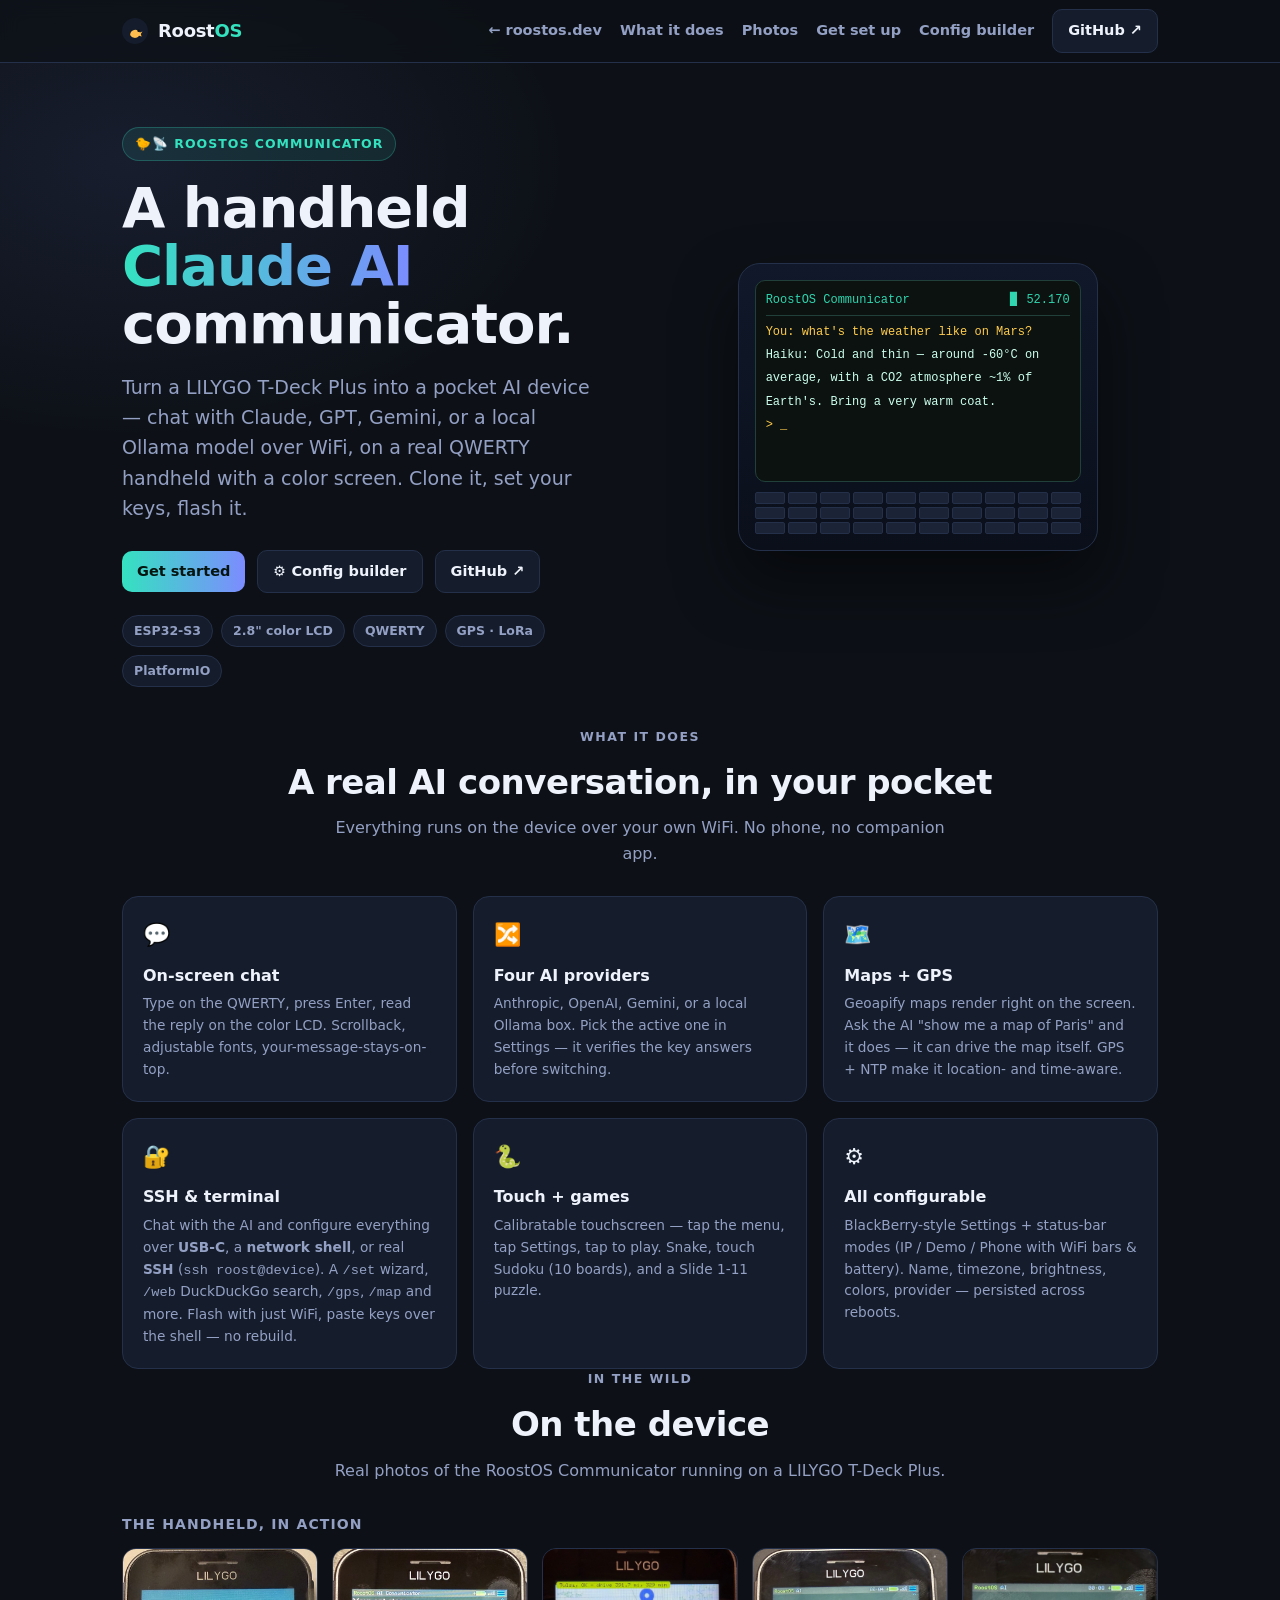
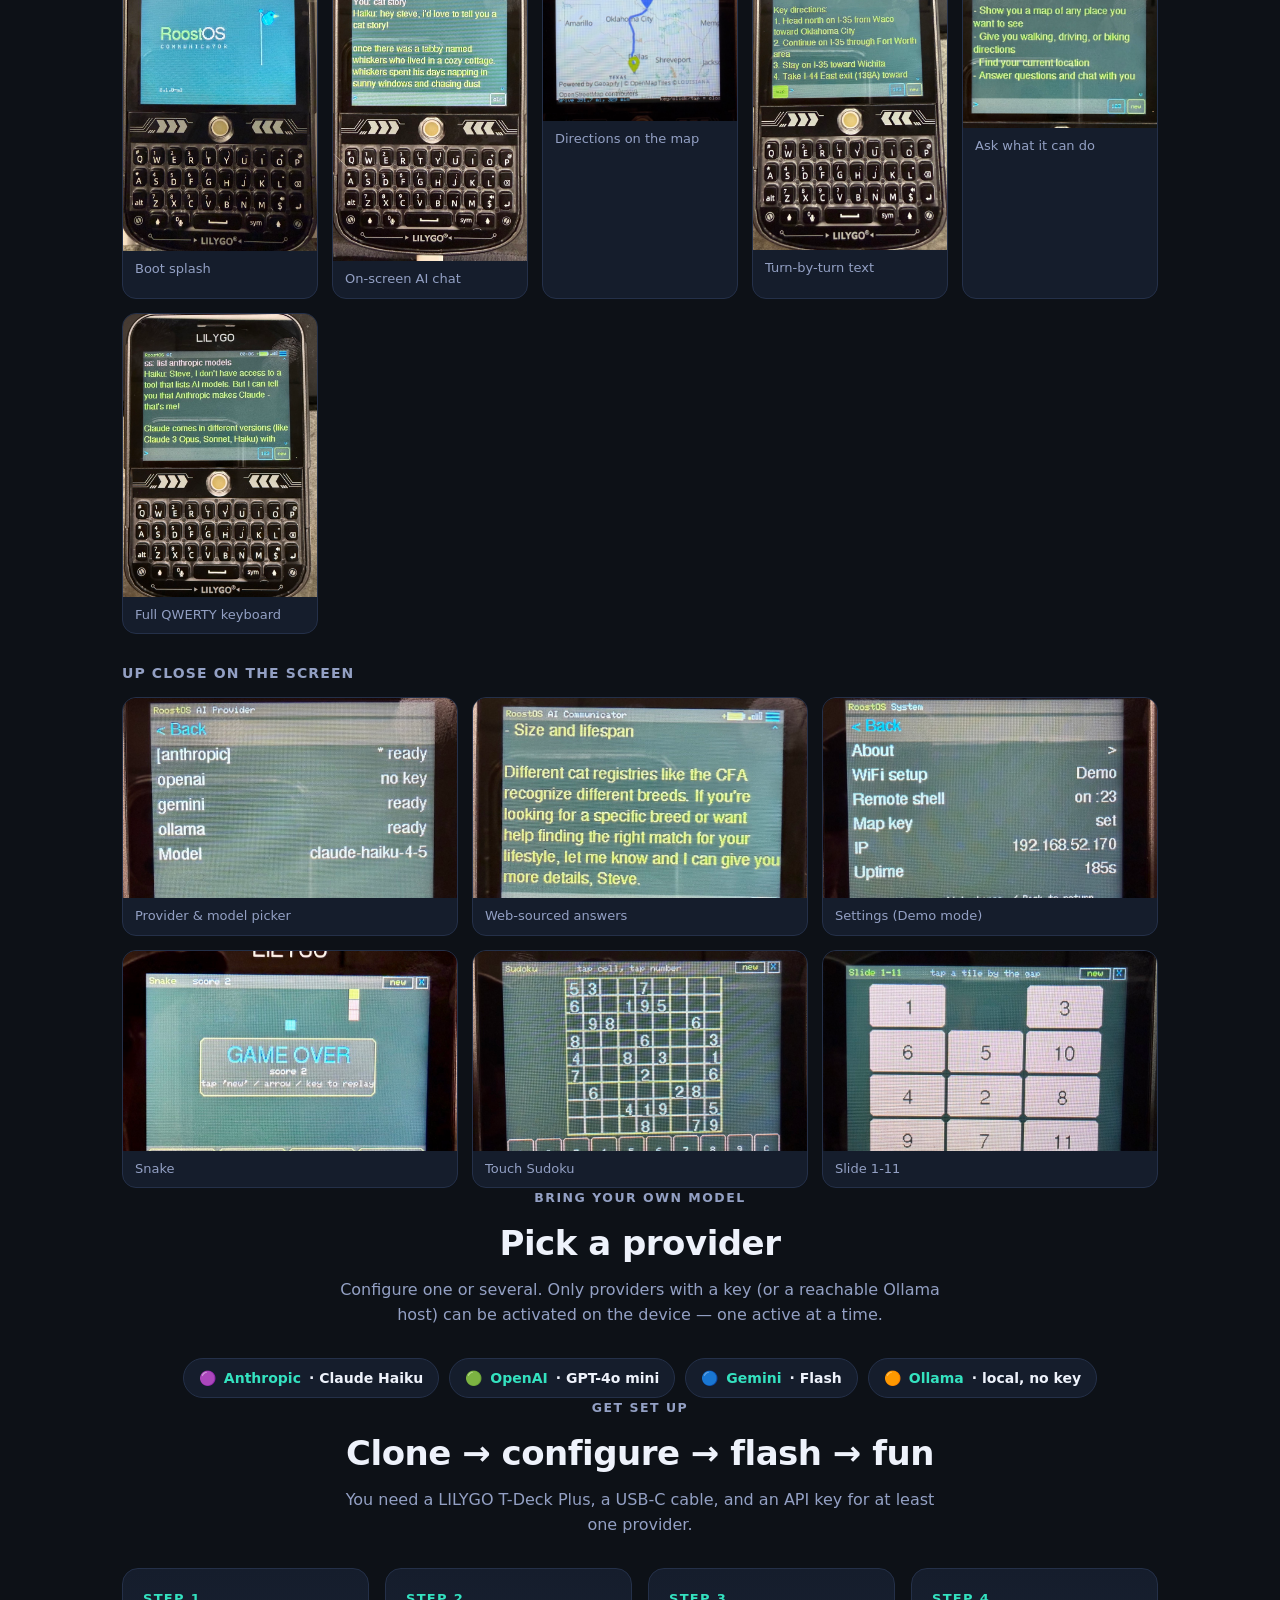
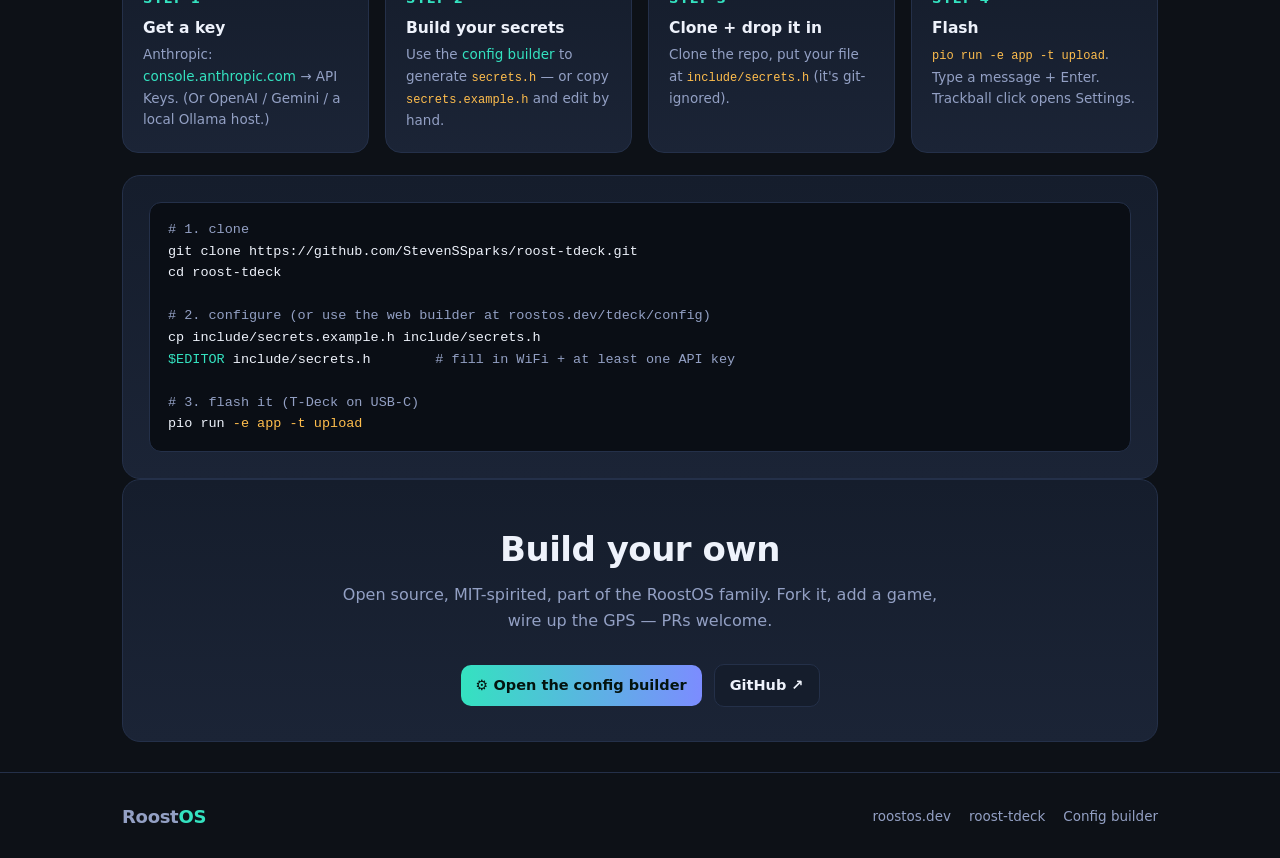
<file: public/tdeck/index.html>
<!doctype html>
<html lang="en">
<head>
<meta charset="utf-8">
<meta name="viewport" content="width=device-width, initial-scale=1">
<title>RoostOS Communicator — a handheld Claude AI device</title>
<meta name="description" content="Turn a LILYGO T-Deck Plus into a pocket AI communicator. Chat with Claude, GPT, Gemini or a local Ollama model over WiFi on a real QWERTY handheld. Clone, set your keys, flash.">
<meta property="og:title" content="RoostOS Communicator — a handheld Claude AI device">
<meta property="og:description" content="A pocket AI communicator on a LILYGO T-Deck Plus: chat with Claude/GPT/Gemini/Ollama over WiFi. Clone, set keys, flash.">
<meta name="theme-color" content="#0d1117">
<link rel="icon" href="data:image/svg+xml,%3Csvg xmlns='http://www.w3.org/2000/svg' viewBox='0 0 32 32'%3E%3Ccircle cx='16' cy='16' r='16' fill='%230d1117'/%3E%3Cpath d='M11 20a6 6 0 0 1 11-3l3-1-2 3 1 3-3-1a6 6 0 0 1-10-1z' fill='%23ffbe4d'/%3E%3Ccircle cx='20' cy='15' r='1.4' fill='%230d1117'/%3E%3C/svg%3E">
<style>
  :root{
    --bg:#0d1117; --bg2:#0a0e15; --panel:#151d2c; --panel2:#1b2436; --edge:#243049;
    --ink:#eef2fb; --dim:#93a0c4; --teal:#34e2c0; --indigo:#7c8cff; --amber:#ffbe4d;
    --grad:linear-gradient(90deg,var(--teal),var(--indigo));
  }
  *{ box-sizing:border-box; margin:0; padding:0; }
  html{ scroll-behavior:smooth; }
  body{ font-family:ui-sans-serif,system-ui,-apple-system,"Segoe UI",Roboto,sans-serif; color:var(--ink);
    background:
      radial-gradient(900px 500px at 78% -8%, rgba(52,226,192,.10), transparent 60%),
      radial-gradient(800px 500px at 10% 4%, rgba(124,140,255,.10), transparent 55%),
      var(--bg);
    line-height:1.6; -webkit-font-smoothing:antialiased; overflow-x:hidden; }
  a{ color:var(--teal); text-decoration:none; }
  .wrap{ max-width:1080px; margin:0 auto; padding:0 22px; }
  .mono{ font-family:ui-monospace,SFMono-Regular,Menlo,monospace; }
  nav{ position:sticky; top:0; z-index:20; backdrop-filter:blur(10px);
    background:rgba(13,17,23,.72); border-bottom:1px solid var(--edge); }
  nav .row{ display:flex; align-items:center; gap:18px; height:62px; }
  .brand{ display:flex; align-items:center; gap:10px; font-weight:800; font-size:18px; letter-spacing:-.3px; }
  .brand .os{ color:var(--teal); }
  nav .spacer{ flex:1; }
  nav a.link{ color:var(--dim); font-weight:600; font-size:14.5px; } nav a.link:hover{ color:var(--ink); }
  .btn{ display:inline-flex; align-items:center; gap:8px; font-weight:700; font-size:14.5px; border-radius:10px;
    padding:9px 15px; border:1px solid var(--edge); color:var(--ink); background:var(--panel); transition:.15s; cursor:pointer; }
  .btn:hover{ border-color:var(--teal); transform:translateY(-1px); }
  .btn.pri{ background:var(--grad); color:#04140f; border:none; } .btn.pri:hover{ filter:brightness(1.06); }
  .hero{ display:grid; grid-template-columns:1.05fr .95fr; gap:24px; align-items:center; padding:64px 0 40px; }
  .kicker{ display:inline-flex; align-items:center; gap:8px; font-size:12.5px; font-weight:700; letter-spacing:.08em;
    text-transform:uppercase; color:var(--teal); background:rgba(52,226,192,.10); border:1px solid rgba(52,226,192,.25);
    padding:6px 12px; border-radius:999px; margin-bottom:18px; }
  h1{ font-size:clamp(34px,5.4vw,56px); line-height:1.04; letter-spacing:-1px; font-weight:850; }
  h1 .g{ background:var(--grad); -webkit-background-clip:text; background-clip:text; -webkit-text-fill-color:transparent; }
  .lead{ color:var(--dim); font-size:clamp(16px,2.1vw,19px); margin:18px 0 26px; max-width:40ch; }
  .cta{ display:flex; gap:12px; flex-wrap:wrap; align-items:center; }
  .chips{ display:flex; gap:8px; flex-wrap:wrap; margin-top:22px; }
  .chip{ font-size:12.5px; font-weight:600; color:var(--dim); background:var(--panel); border:1px solid var(--edge); padding:5px 11px; border-radius:999px; }
  .heroart{ display:grid; place-items:center; }
  .device{ width:100%; max-width:360px; aspect-ratio:1.25/1; border-radius:22px; border:1px solid var(--edge);
    background:linear-gradient(180deg,#10182a,#0a0f1a); box-shadow:0 30px 60px rgba(0,0,0,.5); padding:16px; display:flex; flex-direction:column; gap:10px; }
  .screen{ flex:1; border-radius:10px; background:#0b120f; border:1px solid #22403a; padding:10px; overflow:hidden; font-family:ui-monospace,Menlo,monospace; font-size:12px; }
  .screen .hb{ display:flex; justify-content:space-between; color:#2fd6b0; border-bottom:1px solid #22403a; padding-bottom:5px; margin-bottom:7px; }
  .screen .u{ color:#ffcc4d; } .screen .a{ color:#cfe; } .screen .row2{ margin:4px 0; }
  .kbd{ display:grid; grid-template-columns:repeat(10,1fr); gap:3px; }
  .kbd i{ height:12px; border-radius:2px; background:#1b2436; border:1px solid #243049; }
  section{ padding:46px 0; }
  .eyebrow{ text-align:center; font-size:12.5px; font-weight:700; letter-spacing:.12em; text-transform:uppercase; color:var(--dim); }
  h2{ text-align:center; font-size:clamp(24px,3.4vw,34px); letter-spacing:-.5px; margin:8px 0 6px; font-weight:820; }
  .sub{ text-align:center; color:var(--dim); max-width:60ch; margin:0 auto 30px; }
  .feat{ display:grid; grid-template-columns:repeat(3,1fr); gap:16px; }
  @media(max-width:760px){ .feat{ grid-template-columns:1fr 1fr; } }
  .shots{ display:grid; grid-template-columns:repeat(3,1fr); gap:14px; }
  @media(max-width:760px){ .shots{ grid-template-columns:1fr 1fr; } }
  .shot{ margin:0; border:1px solid var(--edge); border-radius:14px; overflow:hidden; background:var(--panel); }
  .shot img{ display:block; width:100%; height:auto; }
  .shot figcaption{ padding:8px 12px; color:var(--dim); font-size:13px; }
  /* two galleries: full handhelds (portrait) side by side, and screen-only shots (landscape) in their own grid */
  .shots-h{ font-size:14px; color:var(--dim); font-weight:700; text-transform:uppercase; letter-spacing:.08em; margin:28px 0 12px; }
  .shots-hh{ display:grid; grid-template-columns:repeat(auto-fill,minmax(178px,1fr)); gap:14px; }
  .shots-sc{ display:grid; grid-template-columns:repeat(auto-fill,minmax(300px,1fr)); gap:14px; }
  .shots-sc .shot img{ height:200px; object-fit:cover; }
  @media(max-width:760px){ .shots-hh{ grid-template-columns:1fr 1fr; } .shots-sc{ grid-template-columns:1fr; } }
  .shot.ph{ aspect-ratio:4/3; display:grid; place-items:center; color:var(--dim); font-weight:600;
    border-style:dashed; background:linear-gradient(180deg,var(--panel),var(--bg2)); text-align:center; padding:10px; }
  .card{ background:var(--panel); border:1px solid var(--edge); border-radius:16px; padding:20px; transition:.15s; }
  .card:hover{ border-color:var(--teal); transform:translateY(-2px); }
  .card .ic{ font-size:22px; margin-bottom:10px; }
  .card h3{ font-size:16px; margin-bottom:5px; } .card p{ color:var(--dim); font-size:13.7px; }
  .flow{ display:grid; grid-template-columns:repeat(4,1fr); gap:16px; }
  @media(max-width:760px){ .flow{ grid-template-columns:1fr 1fr; } }
  .step{ background:linear-gradient(180deg,var(--panel),var(--panel2)); border:1px solid var(--edge); border-radius:16px; padding:20px; }
  .step .n{ color:var(--teal); font-weight:800; font-size:13px; letter-spacing:.1em; }
  .step h3{ font-size:15.5px; margin:6px 0 4px; } .step p{ color:var(--dim); font-size:13.5px; }
  .step code{ font-size:12px; color:var(--amber); }
  .quick{ background:linear-gradient(180deg,var(--panel),var(--panel2)); border:1px solid var(--edge); border-radius:18px; padding:26px; }
  pre{ background:var(--bg2); border:1px solid var(--edge); border-radius:12px; padding:16px 18px; overflow-x:auto; font-size:13.5px; }
  pre .c{ color:var(--dim); } pre .k{ color:var(--teal); } pre .a{ color:var(--amber); }
  .providers{ display:flex; gap:10px; flex-wrap:wrap; justify-content:center; }
  .prov{ display:flex; align-items:center; gap:8px; background:var(--panel); border:1px solid var(--edge); border-radius:999px; padding:8px 15px; font-weight:600; font-size:14px; }
  .prov b{ color:var(--teal); }
  .banner{ text-align:center; background:linear-gradient(180deg,var(--panel),var(--panel2)); border:1px solid var(--edge); border-radius:18px; padding:34px 26px; }
  footer{ border-top:1px solid var(--edge); margin-top:30px; padding:30px 0; color:var(--dim); font-size:13.5px; }
  footer .row{ display:flex; gap:18px; align-items:center; flex-wrap:wrap; }
  footer a{ color:var(--dim); } footer a:hover{ color:var(--ink); }
  @media(max-width:860px){
    .hero{ grid-template-columns:1fr; text-align:center; padding-top:44px; }
    .lead{ max-width:none; } .cta,.chips{ justify-content:center; } .heroart{ order:-1; }
    nav a.link{ display:none; }
  }
</style>
</head>
<body>

<nav><div class="wrap"><div class="row">
  <div class="brand">
    <svg width="26" height="26" viewBox="0 0 32 32" aria-hidden="true"><circle cx="16" cy="16" r="16" fill="#151d2c"/><path d="M10 21a6.5 6.5 0 0 1 12-3.3l3.2-1.1-2.1 3.1 1.1 3.2-3.2-1.1A6.5 6.5 0 0 1 10 21z" fill="#ffbe4d"/><circle cx="20.4" cy="15.6" r="1.5" fill="#0d1117"/></svg>
    <span class="wm">Roost<span class="os">OS</span></span>
  </div>
  <div class="spacer"></div>
  <a class="link" href="/">← roostos.dev</a>
  <a class="link" href="#what">What it does</a>
  <a class="link" href="#gallery">Photos</a>
  <a class="link" href="#setup">Get set up</a>
  <a class="link" href="/tdeck/config/">Config builder</a>
  <a class="btn" href="https://github.com/StevenSSparks/roost-tdeck">GitHub ↗</a>
</div></div></nav>

<header class="wrap"><div class="hero">
  <div>
    <span class="kicker">🐤📡 RoostOS Communicator</span>
    <h1>A handheld <span class="g">Claude AI</span> communicator.</h1>
    <p class="lead">Turn a LILYGO T-Deck Plus into a pocket AI device — chat with Claude, GPT, Gemini, or a local Ollama model over WiFi, on a real QWERTY handheld with a color screen. Clone it, set your keys, flash it.</p>
    <div class="cta">
      <a class="btn pri" href="#setup">Get started</a>
      <a class="btn" href="/tdeck/config/">⚙ Config builder</a>
      <a class="btn" href="https://github.com/StevenSSparks/roost-tdeck">GitHub ↗</a>
    </div>
    <div class="chips">
      <span class="chip">ESP32-S3</span><span class="chip">2.8" color LCD</span>
      <span class="chip">QWERTY</span><span class="chip">GPS · LoRa</span><span class="chip">PlatformIO</span>
    </div>
  </div>
  <div class="heroart">
    <div class="device" aria-hidden="true">
      <div class="screen">
        <div class="hb"><span>RoostOS Communicator</span><span>▊ 52.170</span></div>
        <div class="row2 u">You: what's the weather like on Mars?</div>
        <div class="row2 a">Haiku: Cold and thin — around -60&deg;C on</div>
        <div class="row2 a">average, with a CO2 atmosphere ~1% of</div>
        <div class="row2 a">Earth's. Bring a very warm coat.</div>
        <div class="row2" style="color:#ffcc4d">&gt; _</div>
      </div>
      <div class="kbd"><i></i><i></i><i></i><i></i><i></i><i></i><i></i><i></i><i></i><i></i><i></i><i></i><i></i><i></i><i></i><i></i><i></i><i></i><i></i><i></i><i></i><i></i><i></i><i></i><i></i><i></i><i></i><i></i><i></i><i></i></div>
    </div>
  </div>
</div></header>

<main>
<section id="what" class="wrap">
  <div class="eyebrow">What it does</div>
  <h2>A real AI conversation, in your pocket</h2>
  <p class="sub">Everything runs on the device over your own WiFi. No phone, no companion app.</p>
  <div class="feat">
    <div class="card"><div class="ic">💬</div><h3>On-screen chat</h3><p>Type on the QWERTY, press Enter, read the reply on the color LCD. Scrollback, adjustable fonts, your-message-stays-on-top.</p></div>
    <div class="card"><div class="ic">🔀</div><h3>Four AI providers</h3><p>Anthropic, OpenAI, Gemini, or a local Ollama box. Pick the active one in Settings — it verifies the key answers before switching.</p></div>
    <div class="card"><div class="ic">🗺️</div><h3>Maps + GPS</h3><p>Geoapify maps render right on the screen. Ask the AI "show me a map of Paris" and it does — it can drive the map itself. GPS + NTP make it location- and time-aware.</p></div>
    <div class="card"><div class="ic">🔐</div><h3>SSH &amp; terminal</h3><p>Chat with the AI and configure everything over <b>USB-C</b>, a <b>network shell</b>, or real <b>SSH</b> (<code>ssh roost@device</code>). A <code>/set</code> wizard, <code>/web</code> DuckDuckGo search, <code>/gps</code>, <code>/map</code> and more. Flash with just WiFi, paste keys over the shell — no rebuild.</p></div>
    <div class="card"><div class="ic">🐍</div><h3>Touch + games</h3><p>Calibratable touchscreen — tap the menu, tap Settings, tap to play. Snake, touch Sudoku (10 boards), and a Slide 1-11 puzzle.</p></div>
    <div class="card"><div class="ic">⚙️</div><h3>All configurable</h3><p>BlackBerry-style Settings + status-bar modes (IP / Demo / Phone with WiFi bars &amp; battery). Name, timezone, brightness, colors, provider — persisted across reboots.</p></div>
  </div>
</section>

<section id="gallery" class="wrap">
  <div class="eyebrow">In the wild</div>
  <h2>On the device</h2>
  <p class="sub">Real photos of the RoostOS Communicator running on a LILYGO T-Deck Plus.</p>
  <div class="shots-h">The handheld, in action</div>
  <div class="shots-hh">
    <figure class="shot"><img src="img/IMG_3088.jpg" alt="Boot splash — RoostOS Communicator, the chick on an antenna" loading="lazy"><figcaption>Boot splash</figcaption></figure>
    <figure class="shot"><img src="img/IMG_3107.jpg" alt="On-screen AI chat with the phone-style status bar" loading="lazy"><figcaption>On-screen AI chat</figcaption></figure>
    <figure class="shot"><img src="img/route.jpg" alt="A driving route from Waco to Tulsa drawn on the map with distance and time" loading="lazy"><figcaption>Directions on the map</figcaption></figure>
    <figure class="shot"><img src="img/directions-text.jpg" alt="Numbered turn-by-turn driving directions in text" loading="lazy"><figcaption>Turn-by-turn text</figcaption></figure>
    <figure class="shot"><img src="img/abilities.jpg" alt="The AI listing what it can do — maps, directions, location, chat" loading="lazy"><figcaption>Ask what it can do</figcaption></figure>
    <figure class="shot"><img src="img/keyboard.jpg" alt="The full QWERTY keyboard — numbers and symbols printed above each key" loading="lazy"><figcaption>Full QWERTY keyboard</figcaption></figure>
  </div>
  <div class="shots-h">Up close on the screen</div>
  <div class="shots-sc">
    <figure class="shot"><img src="img/ai-providers.jpg" alt="On-device AI provider picker — anthropic, openai, gemini, ollama and the model" loading="lazy"><figcaption>Provider &amp; model picker</figcaption></figure>
    <figure class="shot"><img src="img/chat-catbreeds.jpg" alt="An AI answer sourced from a live web search" loading="lazy"><figcaption>Web-sourced answers</figcaption></figure>
    <figure class="shot"><img src="img/IMG_3105.jpg" alt="Settings — System page, WiFi masked in Demo mode" loading="lazy"><figcaption>Settings (Demo mode)</figcaption></figure>
    <figure class="shot"><img src="img/IMG_3097.jpg" alt="Snake with the on-screen D-pad" loading="lazy"><figcaption>Snake</figcaption></figure>
    <figure class="shot"><img src="img/IMG_3104.jpg" alt="Sudoku with a tap number pad" loading="lazy"><figcaption>Touch Sudoku</figcaption></figure>
    <figure class="shot"><img src="img/IMG_3098.jpg" alt="Slide 1-11 sliding tile puzzle" loading="lazy"><figcaption>Slide 1-11</figcaption></figure>
  </div>
</section>

<section class="wrap">
  <div class="eyebrow">Bring your own model</div>
  <h2>Pick a provider</h2>
  <p class="sub">Configure one or several. Only providers with a key (or a reachable Ollama host) can be activated on the device — one active at a time.</p>
  <div class="providers">
    <span class="prov">🟣 <b>Anthropic</b> · Claude Haiku</span>
    <span class="prov">🟢 <b>OpenAI</b> · GPT-4o mini</span>
    <span class="prov">🔵 <b>Gemini</b> · Flash</span>
    <span class="prov">🟠 <b>Ollama</b> · local, no key</span>
  </div>
</section>

<section id="setup" class="wrap">
  <div class="eyebrow">Get set up</div>
  <h2>Clone → configure → flash → fun</h2>
  <p class="sub">You need a LILYGO T-Deck Plus, a USB-C cable, and an API key for at least one provider.</p>
  <div class="flow">
    <div class="step"><div class="n">STEP 1</div><h3>Get a key</h3><p>Anthropic: <a href="https://console.anthropic.com" target="_blank" rel="noopener">console.anthropic.com</a> → API Keys. (Or OpenAI / Gemini / a local Ollama host.)</p></div>
    <div class="step"><div class="n">STEP 2</div><h3>Build your secrets</h3><p>Use the <a href="/tdeck/config/">config builder</a> to generate <code>secrets.h</code> — or copy <code>secrets.example.h</code> and edit by hand.</p></div>
    <div class="step"><div class="n">STEP 3</div><h3>Clone + drop it in</h3><p>Clone the repo, put your file at <code>include/secrets.h</code> (it's git-ignored).</p></div>
    <div class="step"><div class="n">STEP 4</div><h3>Flash</h3><p><code>pio run -e app -t upload</code>. Type a message + Enter. Trackball click opens Settings.</p></div>
  </div>
  <div class="quick" style="margin-top:22px">
<pre><span class="c"># 1. clone</span>
git clone https://github.com/StevenSSparks/roost-tdeck.git
cd roost-tdeck

<span class="c"># 2. configure (or use the web builder at roostos.dev/tdeck/config)</span>
cp include/secrets.example.h include/secrets.h
<span class="k">$EDITOR</span> include/secrets.h        <span class="c"># fill in WiFi + at least one API key</span>

<span class="c"># 3. flash it (T-Deck on USB-C)</span>
pio run <span class="a">-e app -t upload</span>
</pre>
  </div>
</section>

<section class="wrap">
  <div class="banner">
    <h2 style="text-align:center">Build your own</h2>
    <p class="sub">Open source, MIT-spirited, part of the RoostOS family. Fork it, add a game, wire up the GPS — PRs welcome.</p>
    <div class="cta" style="justify-content:center">
      <a class="btn pri" href="/tdeck/config/">⚙ Open the config builder</a>
      <a class="btn" href="https://github.com/StevenSSparks/roost-tdeck">GitHub ↗</a>
    </div>
  </div>
</section>
</main>

<footer><div class="wrap"><div class="row">
  <div class="brand"><span><span class="wm">Roost<span class="os">OS</span></span></span></div>
  <div class="spacer" style="flex:1"></div>
  <a href="/">roostos.dev</a>
  <a href="https://github.com/StevenSSparks/roost-tdeck">roost-tdeck</a>
  <a href="/tdeck/config/">Config builder</a>
</div></div></footer>

</body>
</html>
</file>
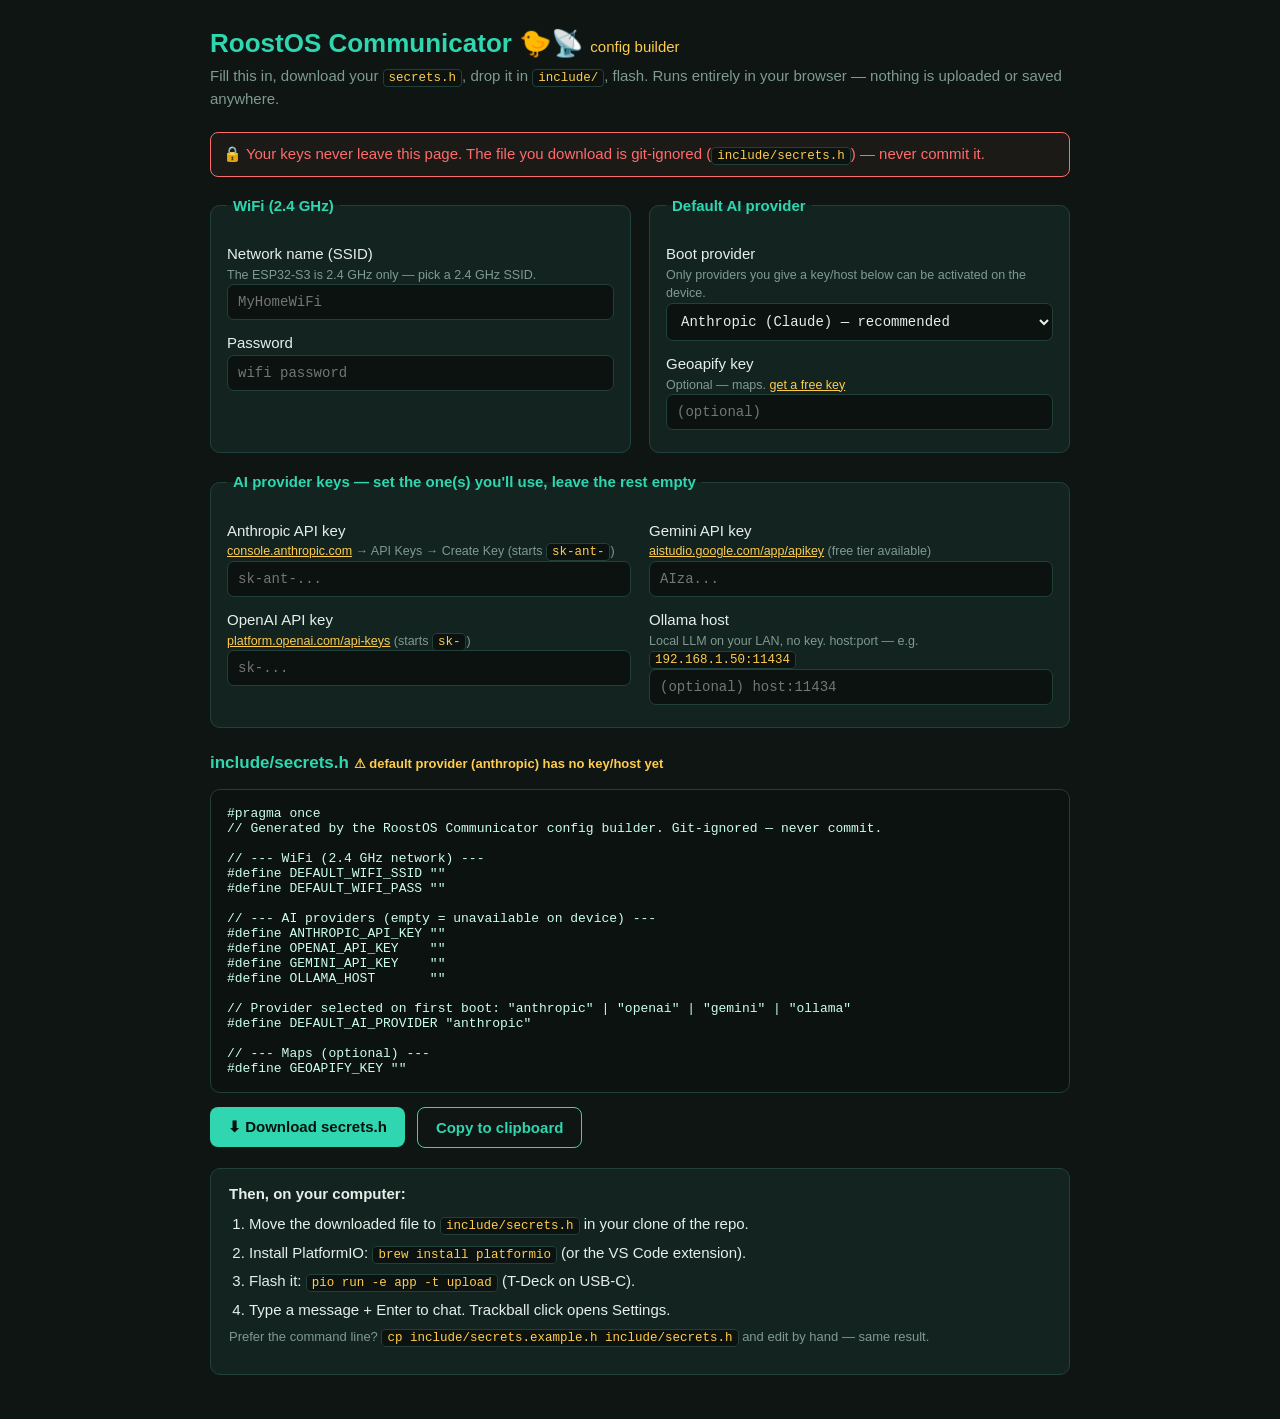
<file: public/tdeck/config/index.html>
<!doctype html>
<html lang="en">
<head>
<meta charset="utf-8">
<meta name="viewport" content="width=device-width, initial-scale=1">
<title>RoostOS Communicator — Config Builder</title>
<style>
  :root{
    --bg:#0e1512; --panel:#132420; --ink:#e6efe9; --dim:#7f9a8f;
    --teal:#2fd6b0; --amber:#ffcc4d; --line:#22403a; --danger:#ff6b6b;
  }
  *{box-sizing:border-box}
  body{margin:0;background:var(--bg);color:var(--ink);
       font:15px/1.5 -apple-system,BlinkMacSystemFont,"Segoe UI",Roboto,sans-serif;padding:24px}
  .wrap{max-width:860px;margin:0 auto}
  h1{color:var(--teal);font-size:26px;margin:0 0 2px}
  h1 small{color:var(--amber);font-weight:normal;font-size:15px}
  .sub{color:var(--dim);margin:0 0 22px}
  .grid{display:grid;grid-template-columns:1fr 1fr;gap:18px}
  @media(max-width:720px){.grid{grid-template-columns:1fr}}
  fieldset{border:1px solid var(--line);border-radius:10px;background:var(--panel);
           padding:14px 16px 18px;margin:0}
  legend{color:var(--teal);font-weight:600;padding:0 6px}
  label{display:block;margin:12px 0 4px;color:var(--ink);font-weight:500}
  label .hint{display:block;color:var(--dim);font-weight:normal;font-size:12.5px}
  input,select{width:100%;padding:9px 10px;border:1px solid var(--line);border-radius:7px;
        background:#0b120f;color:var(--ink);font:14px ui-monospace,Menlo,Consolas,monospace}
  input:focus,select:focus{outline:none;border-color:var(--teal)}
  a{color:var(--amber)}
  .out{margin-top:22px}
  .out h2{color:var(--teal);font-size:17px;margin:0 0 8px}
  pre{background:#0b120f;border:1px solid var(--line);border-radius:10px;padding:16px;
      overflow:auto;white-space:pre;color:#cfe;font:13px ui-monospace,Menlo,Consolas,monospace}
  .bar{display:flex;gap:12px;flex-wrap:wrap;margin-top:14px;align-items:center}
  button{background:var(--teal);color:#04120d;border:0;border-radius:8px;padding:11px 18px;
         font-weight:700;font-size:15px;cursor:pointer}
  button.ghost{background:transparent;color:var(--teal);border:1px solid var(--teal)}
  button:active{transform:translateY(1px)}
  .note{color:var(--dim);font-size:13px;margin-top:6px}
  .warn{color:var(--danger);border:1px solid var(--danger);border-radius:8px;padding:10px 12px;
        margin:18px 0;background:rgba(255,107,107,.06)}
  .ok{color:var(--teal)}
  .steps{background:var(--panel);border:1px solid var(--line);border-radius:10px;padding:14px 18px;margin:20px 0}
  .steps ol{margin:8px 0 0;padding-left:20px} .steps li{margin:6px 0}
  code{background:#0b120f;border:1px solid var(--line);border-radius:4px;padding:1px 5px;
       font:12.5px ui-monospace,Menlo,monospace;color:var(--amber)}
</style>
</head>
<body>
<div class="wrap">
  <h1>RoostOS Communicator 🐤📡 <small>config builder</small></h1>
  <p class="sub">Fill this in, download your <code>secrets.h</code>, drop it in <code>include/</code>, flash. Runs entirely in your browser — nothing is uploaded or saved anywhere.</p>

  <div class="warn">🔒 Your keys never leave this page. The file you download is git-ignored (<code>include/secrets.h</code>) — never commit it.</div>

  <div class="grid">
    <fieldset>
      <legend>WiFi (2.4 GHz)</legend>
      <label>Network name (SSID)
        <span class="hint">The ESP32-S3 is 2.4 GHz only — pick a 2.4 GHz SSID.</span>
        <input id="ssid" placeholder="MyHomeWiFi" autocomplete="off"></label>
      <label>Password
        <input id="wpass" type="text" placeholder="wifi password" autocomplete="off"></label>
    </fieldset>

    <fieldset>
      <legend>Default AI provider</legend>
      <label>Boot provider
        <span class="hint">Only providers you give a key/host below can be activated on the device.</span>
        <select id="provider">
          <option value="anthropic">Anthropic (Claude) — recommended</option>
          <option value="openai">OpenAI (GPT)</option>
          <option value="gemini">Google Gemini</option>
          <option value="ollama">Ollama (local, no key)</option>
        </select></label>
      <label>Geoapify key <span class="hint">Optional — maps. <a href="https://myprojects.geoapify.com" target="_blank" rel="noopener">get a free key</a></span>
        <input id="geo" placeholder="(optional)" autocomplete="off"></label>
    </fieldset>
  </div>

  <fieldset style="margin-top:18px">
    <legend>AI provider keys — set the one(s) you'll use, leave the rest empty</legend>
    <div class="grid">
      <div>
        <label>Anthropic API key
          <span class="hint"><a href="https://console.anthropic.com" target="_blank" rel="noopener">console.anthropic.com</a> → API Keys → Create Key (starts <code>sk-ant-</code>)</span>
          <input id="anthropic" placeholder="sk-ant-..." autocomplete="off"></label>
        <label>OpenAI API key
          <span class="hint"><a href="https://platform.openai.com/api-keys" target="_blank" rel="noopener">platform.openai.com/api-keys</a> (starts <code>sk-</code>)</span>
          <input id="openai" placeholder="sk-..." autocomplete="off"></label>
      </div>
      <div>
        <label>Gemini API key
          <span class="hint"><a href="https://aistudio.google.com/app/apikey" target="_blank" rel="noopener">aistudio.google.com/app/apikey</a> (free tier available)</span>
          <input id="gemini" placeholder="AIza..." autocomplete="off"></label>
        <label>Ollama host
          <span class="hint">Local LLM on your LAN, no key. host:port — e.g. <code>192.168.1.50:11434</code></span>
          <input id="ollama" placeholder="(optional) host:11434" autocomplete="off"></label>
      </div>
    </div>
  </fieldset>

  <div class="out">
    <h2>include/secrets.h <span id="status" class="note"></span></h2>
    <pre id="preview"></pre>
    <div class="bar">
      <button id="download">⬇ Download secrets.h</button>
      <button id="copy" class="ghost">Copy to clipboard</button>
      <span id="copied" class="ok note"></span>
    </div>
  </div>

  <div class="steps">
    <strong>Then, on your computer:</strong>
    <ol>
      <li>Move the downloaded file to <code>include/secrets.h</code> in your clone of the repo.</li>
      <li>Install PlatformIO: <code>brew install platformio</code> (or the VS Code extension).</li>
      <li>Flash it: <code>pio run -e app -t upload</code> (T-Deck on USB-C).</li>
      <li>Type a message + Enter to chat. Trackball click opens Settings.</li>
    </ol>
    <p class="note">Prefer the command line? <code>cp include/secrets.example.h include/secrets.h</code> and edit by hand — same result.</p>
  </div>
</div>

<script>
  var ids = ["ssid","wpass","anthropic","openai","gemini","ollama","provider","geo"];
  function esc(s){ return String(s).replace(/\\/g,"\\\\").replace(/"/g,'\\"'); }
  function val(id){ return document.getElementById(id).value.trim(); }
  function build(){
    var prov = val("provider");
    var lines = [
      "#pragma once",
      "// Generated by the RoostOS Communicator config builder. Git-ignored — never commit.",
      "",
      "// --- WiFi (2.4 GHz network) ---",
      '#define DEFAULT_WIFI_SSID "' + esc(val("ssid")) + '"',
      '#define DEFAULT_WIFI_PASS "' + esc(val("wpass")) + '"',
      "",
      "// --- AI providers (empty = unavailable on device) ---",
      '#define ANTHROPIC_API_KEY "' + esc(val("anthropic")) + '"',
      '#define OPENAI_API_KEY    "' + esc(val("openai")) + '"',
      '#define GEMINI_API_KEY    "' + esc(val("gemini")) + '"',
      '#define OLLAMA_HOST       "' + esc(val("ollama")) + '"',
      "",
      '// Provider selected on first boot: "anthropic" | "openai" | "gemini" | "ollama"',
      '#define DEFAULT_AI_PROVIDER "' + prov + '"',
      "",
      "// --- Maps (optional) ---",
      '#define GEOAPIFY_KEY "' + esc(val("geo")) + '"',
      ""
    ];
    document.getElementById("preview").textContent = lines.join("\n");

    // sanity: does the chosen default provider have what it needs?
    var st = document.getElementById("status");
    var need = {anthropic:"anthropic", openai:"openai", gemini:"gemini", ollama:"ollama"}[prov];
    var ok = prov === "ollama" ? !!val("ollama") : !!val(need);
    if(ok){ st.textContent = "✓ default provider (" + prov + ") is configured"; st.style.color = "var(--teal)"; }
    else  { st.textContent = "⚠ default provider (" + prov + ") has no key/host yet"; st.style.color = "var(--amber)"; }
  }
  ids.forEach(function(id){ document.getElementById(id).addEventListener("input", build); });
  document.getElementById("download").addEventListener("click", function(){
    var blob = new Blob([document.getElementById("preview").textContent], {type:"text/plain"});
    var a = document.createElement("a");
    a.href = URL.createObjectURL(blob); a.download = "secrets.h";
    document.body.appendChild(a); a.click(); a.remove();
  });
  document.getElementById("copy").addEventListener("click", function(){
    navigator.clipboard.writeText(document.getElementById("preview").textContent).then(function(){
      var c = document.getElementById("copied"); c.textContent = "copied!";
      setTimeout(function(){ c.textContent = ""; }, 1800);
    });
  });
  build();
</script>
</body>
</html>
</file>
